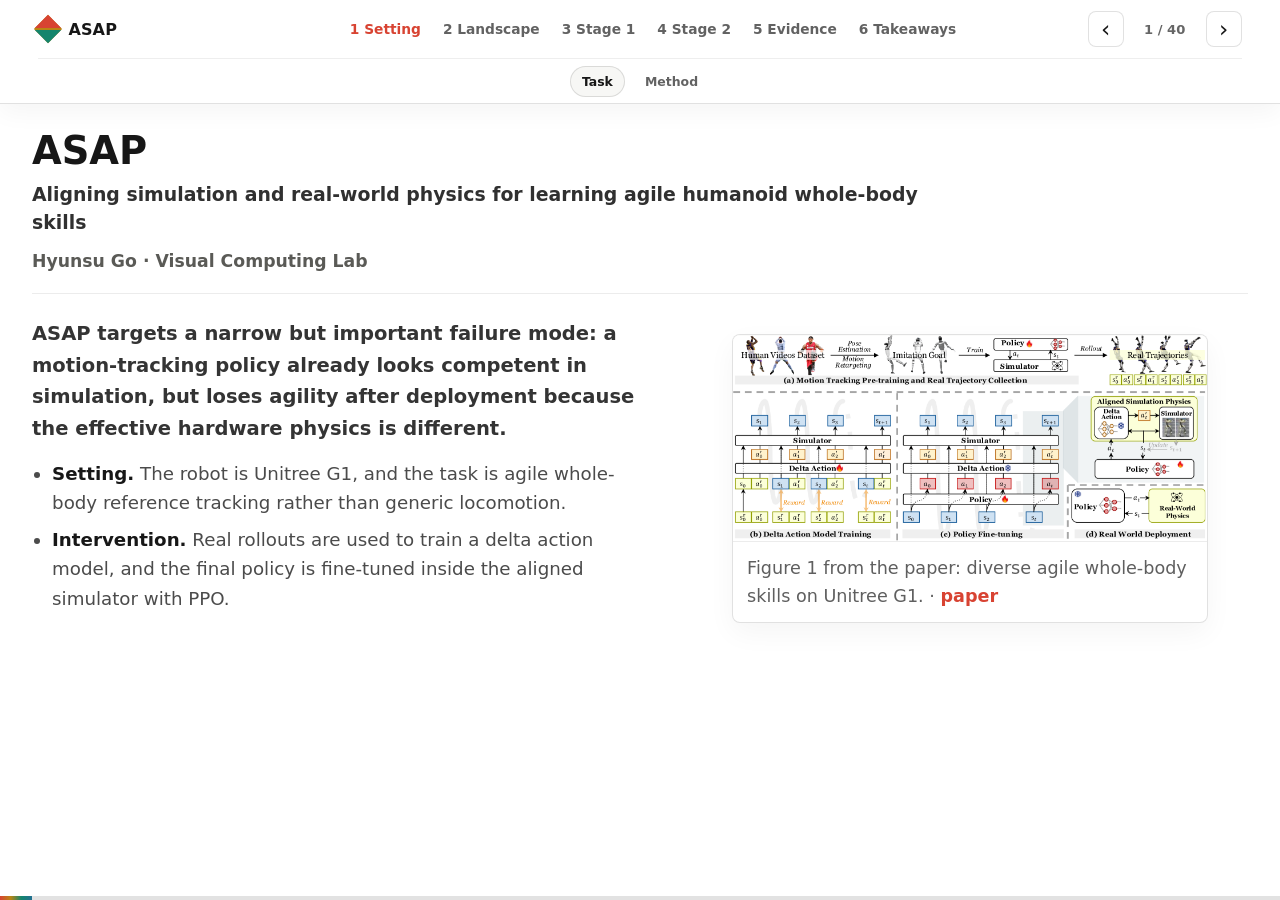
<file: index.html>
<!doctype html>
<html lang="en">
  <head>
    <meta charset="utf-8" />
    <meta name="viewport" content="width=device-width, initial-scale=1" />
    <title>ASAP: Sim-to-Real Physics Alignment for Agile Humanoids</title>
    <meta
      name="description"
      content="English lab presentation deck for ASAP: Aligning Simulation and Real-World Physics for Learning Agile Humanoid Whole-Body Skills"
    />
    <link rel="stylesheet" href="styles.css" />
  </head>
  <body>
    <header class="topbar" aria-label="Presentation navigation">
      <div class="top-row">
        <a class="brand" href="#slide-1" aria-label="Go to first slide">
          <span class="brand-mark"></span>
          <span>ASAP</span>
        </a>
        <nav class="section-nav" id="sectionNav" aria-label="Major sections"></nav>
        <div class="controls" aria-label="Slide controls">
          <button type="button" id="prevSlide" aria-label="Previous slide">‹</button>
          <span id="slideCounter">1 / 1</span>
          <button type="button" id="nextSlide" aria-label="Next slide">›</button>
        </div>
      </div>
      <nav class="chapter-nav" id="chapterNav" aria-label="Section chapters"></nav>
    </header>

    <main class="deck" id="deck" aria-live="polite"></main>

    <div class="progress" aria-hidden="true">
      <span id="progressBar"></span>
    </div>

    <script src="deck-data.js"></script>
    <script src="script.js"></script>
  </body>
</html>
</file>
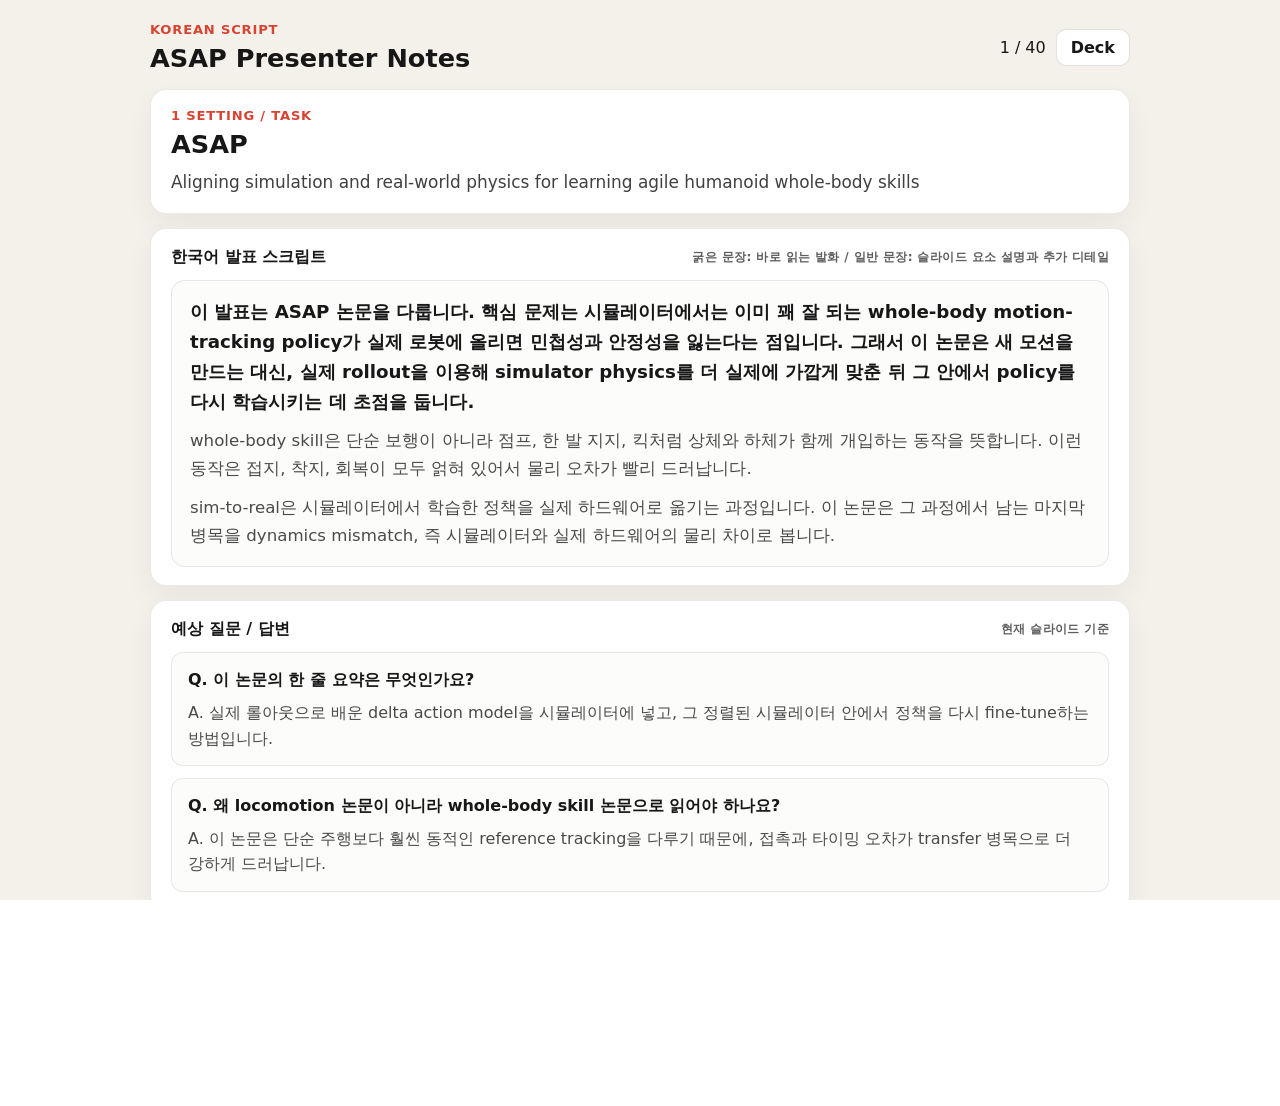
<file: presenter.html>
<!doctype html>
<html lang="ko">
  <head>
    <meta charset="utf-8" />
    <meta name="viewport" content="width=device-width, initial-scale=1" />
    <title>ASAP Presenter Notes</title>
    <link rel="stylesheet" href="styles.css" />
  </head>
  <body class="presenter-view">
    <main class="presenter-shell">
      <header class="presenter-header">
        <div>
          <p class="presenter-kicker">Korean Script</p>
          <h1 id="presenterTitle">ASAP Presenter Notes</h1>
        </div>
        <div class="presenter-status">
          <span id="presenterCounter">1 / 1</span>
          <button type="button" id="openDeckLink">Deck</button>
        </div>
      </header>

      <section class="presenter-card presenter-meta">
        <p id="presenterSection" class="presenter-section">Section</p>
        <h2 id="presenterSlideTitle" class="presenter-slide-title">Slide title</h2>
        <p id="presenterSlideSubtitle" class="presenter-slide-subtitle"></p>
      </section>

      <section class="presenter-card">
        <div class="presenter-row">
          <h3>한국어 발표 스크립트</h3>
          <span class="presenter-hint">굵은 문장: 바로 읽는 발화 / 일반 문장: 슬라이드 요소 설명과 추가 디테일</span>
        </div>
        <div id="presenterScript" class="presenter-script"></div>
      </section>

      <section class="presenter-card">
        <div class="presenter-row">
          <h3>예상 질문 / 답변</h3>
          <span class="presenter-hint">현재 슬라이드 기준</span>
        </div>
        <div id="presenterQa" class="presenter-qa"></div>
      </section>

      <section class="presenter-card presenter-preview">
        <div>
          <p class="presenter-preview-label">다음 슬라이드</p>
          <strong id="presenterNextTitle">—</strong>
        </div>
      </section>

      <footer class="presenter-footer">
        <button type="button" id="presenterPrev">이전</button>
        <button type="button" id="presenterNext">다음</button>
      </footer>
    </main>

    <script src="deck-data.js"></script>
    <script src="presenter.js"></script>
  </body>
</html>
</file>
<file: styles.css>
:root {
  --ink: #171717;
  --muted: #5f5f5f;
  --soft: #f7f7f5;
  --line: rgba(23, 23, 23, 0.13);
  --line-strong: rgba(23, 23, 23, 0.24);
  --red: #d84332;
  --green: #14856d;
  --gold: #b98514;
  --blue: #226f91;
  --purple: #7056a6;
  --shadow: 0 10px 28px rgba(26, 24, 21, 0.045);
  --topbar-h: 104px;
  --deck-top-gap: clamp(20px, 3vh, 38px);
}

* {
  box-sizing: border-box;
}

html,
body {
  margin: 0;
  height: 100%;
  color: var(--ink);
  background: #fff;
  font-family:
    Inter, ui-sans-serif, system-ui, -apple-system, BlinkMacSystemFont, "Segoe UI",
    "Helvetica Neue", Arial, sans-serif;
  letter-spacing: 0;
  overflow: hidden;
}

button,
a {
  color: inherit;
  font: inherit;
}

img {
  max-width: 100%;
  display: block;
}

.topbar {
  position: fixed;
  z-index: 20;
  top: 0;
  right: 0;
  left: 0;
  height: var(--topbar-h);
  display: grid;
  grid-template-rows: 58px 46px;
  gap: 0;
  padding: 0 clamp(18px, 3vw, 44px);
  background: rgba(255, 255, 255, 0.96);
  border-bottom: 1px solid var(--line);
  box-shadow: 0 8px 24px rgba(22, 21, 19, 0.045);
  backdrop-filter: blur(14px);
}

.top-row {
  display: grid;
  grid-template-columns: minmax(120px, 180px) minmax(0, 1fr) auto;
  gap: 18px;
  align-items: center;
}

.brand {
  display: inline-flex;
  align-items: center;
  gap: 10px;
  text-decoration: none;
  font-weight: 900;
  letter-spacing: 0.01em;
}

.brand-mark {
  width: 20px;
  height: 20px;
  background:
    linear-gradient(135deg, var(--red) 0 45%, transparent 45%),
    linear-gradient(315deg, var(--green) 0 45%, transparent 45%),
    var(--gold);
  transform: rotate(45deg);
}

.section-nav,
.chapter-nav {
  display: flex;
  align-items: center;
  min-width: 0;
  overflow-x: auto;
  scrollbar-width: none;
}

.section-nav::-webkit-scrollbar,
.chapter-nav::-webkit-scrollbar {
  display: none;
}

.section-nav {
  justify-content: center;
  gap: clamp(10px, 2vw, 22px);
}

.chapter-nav {
  justify-content: center;
  gap: 8px;
  border-top: 1px solid rgba(23, 23, 23, 0.07);
}

.section-nav button,
.chapter-nav button {
  border: 0;
  background: transparent;
  color: #626262;
  cursor: pointer;
  white-space: nowrap;
}

.section-nav button {
  padding: 6px 0;
  font-size: 0.86rem;
  font-weight: 780;
}

.chapter-nav button {
  padding: 7px 11px;
  border: 1px solid transparent;
  border-radius: 999px;
  font-size: 0.78rem;
  font-weight: 820;
}

.section-nav button.active {
  color: var(--red);
}

.chapter-nav button.active {
  color: var(--ink);
  background: var(--soft);
  border-color: var(--line);
}

.controls {
  display: inline-flex;
  align-items: center;
  gap: 10px;
  white-space: nowrap;
}

.controls button {
  width: 36px;
  height: 36px;
  display: grid;
  place-items: center;
  border: 1px solid var(--line);
  border-radius: 8px;
  background: #fff;
  font-size: 1.45rem;
  line-height: 1;
  cursor: pointer;
}

.controls button:hover {
  background: var(--soft);
}

#slideCounter {
  min-width: 62px;
  text-align: center;
  color: #666;
  font-size: 0.82rem;
  font-weight: 760;
}

.deck {
  position: fixed;
  inset: var(--topbar-h) 0 4px 0;
  overflow-y: auto;
  overflow-x: hidden;
  overscroll-behavior: contain;
  scroll-behavior: smooth;
  background: #fff;
}

.deck::-webkit-scrollbar {
  width: 8px;
}

.deck::-webkit-scrollbar-thumb {
  background: rgba(23, 23, 23, 0.22);
  border-radius: 999px;
}

.slide {
  display: none;
  min-height: 100%;
  background: #fff;
}

.slide.active {
  display: block;
}

.slide.slide-hero .slide-inner {
  padding-top: 16px;
}

.slide.slide-hero .slide-head {
  padding-bottom: 12px;
  border-bottom: 0;
}

.slide.slide-hero .slide-title,
.slide.slide-hero .slide-subtitle {
  max-width: 1100px;
}

.slide.slide-hero .slide-body {
  padding-top: 10px;
}

.slide-inner {
  width: min(1520px, calc(100% - clamp(34px, 5vw, 88px)));
  min-height: 100%;
  margin: 0 auto;
  display: grid;
  grid-template-rows: auto minmax(0, 1fr);
  gap: 0;
  min-width: 0;
  padding: var(--deck-top-gap) 0 clamp(34px, 4vh, 52px);
}

.slide-head {
  display: grid;
  align-content: start;
  gap: 10px;
  padding-bottom: 18px;
  border-bottom: 1px solid rgba(23, 23, 23, 0.08);
}

.kicker {
  margin: 0;
  color: var(--red);
  font-size: 0.7rem;
  font-weight: 950;
  letter-spacing: 0.11em;
  text-transform: uppercase;
}

.slide-title {
  max-width: 980px;
  margin: 0;
  color: var(--ink);
  font-size: clamp(2.2rem, 3vw, 3.9rem);
  line-height: 1.05;
  letter-spacing: 0;
  overflow-wrap: break-word;
}

.slide-subtitle {
  max-width: 920px;
  margin: 0;
  color: #303030;
  font-size: clamp(1.18rem, 1.32vw, 1.46rem);
  line-height: 1.48;
  font-weight: 760;
}

.slide-byline {
  margin: 2px 0 0;
  color: #5a5a56;
  font-size: clamp(1.08rem, 1.14vw, 1.22rem);
  line-height: 1.5;
  font-weight: 680;
}

.slide-body {
  min-height: 0;
  overflow: visible;
  padding: 24px 0 0;
}

.layout {
  display: grid;
  gap: clamp(18px, 2.6vw, 36px);
  align-items: start;
  min-width: 0;
}

.layout.split {
  grid-template-columns: minmax(0, 1.06fr) minmax(360px, 0.94fr);
}

.layout.wide {
  grid-template-columns: minmax(0, 1fr);
}

.layout.balanced {
  grid-template-columns: repeat(2, minmax(0, 1fr));
}

.copy {
  min-width: 0;
  max-width: 100%;
}

.layout > aside {
  min-width: 0;
  max-width: 100%;
}

.lead,
.bullets,
.slide-subtitle,
.card p,
.term p,
.panel p,
.caption {
  overflow-wrap: anywhere;
}

.lead {
  margin: 0 0 14px;
  color: #343434;
  font-size: clamp(1.22rem, 1.36vw, 1.44rem);
  line-height: 1.62;
  font-weight: 700;
}

.bullets {
  margin: 0;
  padding-left: 1.1em;
  color: #4b4b4b;
  font-size: clamp(1.14rem, 1.2vw, 1.24rem);
  line-height: 1.62;
}

.bullets li {
  margin: 0.38em 0;
}

.bullets strong {
  color: var(--ink);
  font-weight: 860;
}

.bullets a {
  color: var(--red);
  font-weight: 820;
  text-decoration: none;
}

.panel,
.visual,
.formula,
.table-wrap,
.diagram,
.quote,
.metric-card {
  border: 1px solid var(--line);
  border-radius: 8px;
  background: #fff;
  box-shadow: var(--shadow);
}

.panel {
  padding: clamp(16px, 1.6vw, 24px);
}

.panel h3,
.card h3 {
  margin: 0 0 9px;
  color: var(--green);
  font-size: clamp(1.16rem, 1.22vw, 1.34rem);
  line-height: 1.28;
}

.panel p,
.card p,
.term p,
.caption {
  margin: 0;
  color: var(--muted);
  font-size: clamp(1.1rem, 1.12vw, 1.2rem);
  line-height: 1.6;
}

.cards {
  display: grid;
  grid-template-columns: repeat(var(--cols, 2), minmax(0, 1fr));
  gap: 10px;
}

.card,
.term {
  min-width: 0;
  padding: 14px;
  border: 1px solid var(--line);
  border-radius: 8px;
  background: #fff;
}

.term strong {
  display: block;
  margin-bottom: 7px;
  color: var(--red);
  font-size: 0.98rem;
  font-weight: 950;
  text-transform: uppercase;
}

.visual {
  overflow: hidden;
}

.visual img {
  width: 100%;
  max-height: 500px;
  object-fit: contain;
  background: #f7f7f5;
}

.visual.table-figure {
  display: grid;
  gap: 0;
  justify-items: center;
  align-items: start;
  padding: 8px;
  background: #fff;
}

.visual.table-figure img,
.visual.table-figure.cover img {
  width: auto;
  max-width: 100%;
  max-height: calc(100vh - var(--topbar-h) - 300px);
  object-fit: contain;
  background: #fff;
}

.visual.table-figure .caption {
  width: 100%;
  padding: 8px 10px;
}

.visual video {
  width: 100%;
  max-height: 500px;
  object-fit: contain;
  background: #f7f7f5;
  display: block;
}

.visual.cover img {
  max-height: 580px;
}

.visual.cover video {
  max-height: 580px;
}

.slide.slide-hero .visual,
.slide.slide-hero .visual.cover {
  border: 0;
  border-radius: 14px;
  box-shadow: none;
  background: transparent;
}

.slide.slide-hero .visual.cover img,
.slide.slide-hero .visual.cover video {
  width: 100%;
  height: min(72vh, 760px);
  max-height: none;
  object-fit: cover;
  border-radius: 14px;
}

.caption {
  padding: 12px 14px;
  border-top: 1px solid rgba(23, 23, 23, 0.08);
}

.caption a {
  color: var(--red);
  font-weight: 820;
  text-decoration: none;
}

.formula {
  padding: clamp(16px, 1.6vw, 24px);
  max-width: 100%;
  overflow-x: auto;
}

.formula-row {
  display: grid;
  gap: 7px;
  padding: 14px 0;
  border-bottom: 1px solid rgba(23, 23, 23, 0.09);
}

.formula-row:last-child {
  border-bottom: 0;
}

.formula-row > span {
  color: var(--green);
  font-size: 0.86rem;
  font-weight: 950;
  letter-spacing: 0.05em;
  text-transform: uppercase;
}

.math {
  color: #151515;
  font-family: "STIX Two Math", "Cambria Math", "Times New Roman", serif;
  font-size: clamp(1.34rem, 1.62vw, 1.9rem);
  line-height: 1.44;
  letter-spacing: 0;
}

.math sub,
.math sup {
  font-size: 0.66em;
  line-height: 0;
}

.op-sum {
  display: inline-grid;
  grid-template-rows: auto auto auto;
  justify-items: center;
  align-items: center;
  margin: 0 0.16em;
  vertical-align: middle;
  line-height: 1;
}

.op-sum .upper,
.op-sum .lower {
  font-size: 0.54em;
  line-height: 1;
}

.op-sum .symbol {
  font-size: 1.36em;
  line-height: 0.8;
}

.mono {
  font-family: "SFMono-Regular", Consolas, "Liberation Mono", monospace;
}

.derivation {
  display: grid;
  gap: 10px;
}

.derivation .step {
  display: grid;
  grid-template-columns: 36px minmax(0, 1fr);
  gap: 12px;
  align-items: start;
  padding: 14px;
  border: 1px solid var(--line);
  border-radius: 8px;
  background: #fff;
}

.step-num {
  width: 30px;
  height: 30px;
  display: grid;
  place-items: center;
  color: #fff;
  background: var(--red);
  font-weight: 950;
}

.table-wrap {
  overflow: auto;
  max-height: calc(100vh - var(--topbar-h) - 300px);
}

table {
  width: 100%;
  border-collapse: collapse;
  min-width: 0;
  max-width: 100%;
}

th,
td {
  padding: 12px 14px;
  border-bottom: 1px solid var(--line);
  border-right: 1px solid var(--line);
  text-align: left;
  vertical-align: top;
  color: #505050;
  font-size: clamp(1.12rem, 1.14vw, 1.22rem);
  line-height: 1.62;
}

th {
  color: #fff;
  background: #1e1f1d;
  font-weight: 860;
}

td:first-child {
  color: var(--ink);
  font-weight: 760;
}

tr:last-child td {
  border-bottom: 0;
}

th:last-child,
td:last-child {
  border-right: 0;
}

.pipeline,
.sequence {
  display: grid;
  gap: 10px;
}

.timeline {
  display: grid;
  grid-template-columns: repeat(auto-fit, minmax(285px, 1fr));
  gap: 10px;
}

.layout.wide .pipeline {
  grid-template-columns: repeat(auto-fit, minmax(320px, 1fr));
}

.pipeline-step,
.sequence-step {
  display: grid;
  grid-template-columns: 42px minmax(0, 1fr);
  gap: 12px;
  align-items: start;
  padding: 13px;
  border: 1px solid var(--line);
  border-radius: 8px;
  background: #fff;
}

.timeline-item {
  min-height: 116px;
  display: grid;
  grid-template-columns: 66px minmax(0, 1fr);
  gap: 12px;
  align-items: start;
  padding: 15px;
  border: 1px solid var(--line);
  border-radius: 8px;
  background: #fff;
}

.pipeline-step span,
.sequence-step span {
  width: 30px;
  height: 30px;
  display: grid;
  place-items: center;
  color: #fff;
  background: var(--red);
  font-weight: 950;
}

.timeline-item span {
  width: 56px;
  height: 30px;
  display: grid;
  place-items: center;
  color: #fff;
  background: var(--red);
  font-size: 0.84rem;
  font-weight: 950;
}

.timeline-item strong,
.pipeline-step strong,
.sequence-step strong {
  display: block;
  margin-bottom: 4px;
  color: var(--ink);
  font-size: 1.1rem;
}

.timeline-item p,
.pipeline-step p,
.sequence-step p {
  margin: 0;
  color: var(--muted);
  font-size: 1.12rem;
  line-height: 1.62;
}

.compare {
  display: grid;
  gap: 0;
  overflow: hidden;
  border: 1px solid var(--line);
  border-radius: 8px;
}

.compare-row {
  display: grid;
  grid-template-columns: 0.8fr 1fr 1.4fr;
  gap: 14px;
  padding: 13px 15px;
  border-bottom: 1px solid var(--line);
}

.compare-row:last-child {
  border-bottom: 0;
}

.compare-row strong {
  color: var(--red);
  font-size: 1.08rem;
}

.compare-row span {
  font-weight: 780;
  font-size: 1.08rem;
}

.compare-row p {
  margin: 0;
  color: var(--muted);
  font-size: 1.12rem;
  line-height: 1.62;
}

.metrics {
  display: grid;
  grid-template-columns: repeat(var(--cols, 2), minmax(0, 1fr));
  gap: 12px;
}

.metric-card {
  padding: 16px;
}

.metric-card span {
  color: var(--muted);
  font-size: 0.86rem;
  font-weight: 950;
  letter-spacing: 0.05em;
  text-transform: uppercase;
}

.metric-card strong {
  display: block;
  margin: 8px 0;
  color: var(--red);
  font-size: clamp(1.8rem, 2.8vw, 3.2rem);
  line-height: 1;
}

.metric-card p {
  margin: 0;
  color: var(--muted);
  font-size: 1.08rem;
  line-height: 1.56;
}

.axis {
  position: relative;
  min-height: 430px;
  border: 1px solid var(--line);
  border-radius: 8px;
  background:
    linear-gradient(90deg, transparent 49.8%, rgba(23, 23, 23, 0.13) 50%, transparent 50.2%),
    linear-gradient(0deg, transparent 49.8%, rgba(23, 23, 23, 0.13) 50%, transparent 50.2%),
    #fff;
  box-shadow: var(--shadow);
}

.axis-label {
  position: absolute;
  color: #626262;
  font-size: 0.84rem;
  font-weight: 950;
  letter-spacing: 0.05em;
  text-transform: uppercase;
}

.axis .top {
  top: 16px;
  left: 50%;
  transform: translateX(-50%);
}

.axis .bottom {
  bottom: 16px;
  left: 50%;
  transform: translateX(-50%);
}

.axis .left {
  left: 16px;
  bottom: 48%;
}

.axis .right {
  right: 16px;
  bottom: 48%;
}

.point {
  position: absolute;
  padding: 9px 12px;
  color: #fff;
  background: #1e1f1d;
  border-radius: 6px;
  font-size: 0.94rem;
  font-weight: 850;
  transform: translate(-50%, -50%);
  box-shadow: 0 12px 28px rgba(0, 0, 0, 0.13);
}

.point.red {
  background: var(--red);
}

.point.green {
  background: var(--green);
}

.point.gold {
  background: var(--gold);
}

.point.blue {
  background: var(--blue);
}

.quote {
  padding: clamp(22px, 2.3vw, 34px);
  border-left: 6px solid var(--red);
}

.quote p {
  margin: 0;
  color: #252525;
  font-size: clamp(1.36rem, 1.85vw, 2.12rem);
  line-height: 1.36;
  font-weight: 830;
}

.progress {
  position: fixed;
  right: 0;
  bottom: 0;
  left: 0;
  height: 4px;
  background: rgba(23, 23, 23, 0.12);
}

.progress span {
  display: block;
  height: 100%;
  width: 0;
  background: linear-gradient(90deg, var(--red), var(--gold), var(--green), var(--blue));
}

@media (max-width: 1180px) {
  .layout.split,
  .layout.balanced {
    grid-template-columns: 1fr;
  }

  .visual img {
    max-height: 420px;
  }

  .visual video {
    max-height: 420px;
  }
}

@media (max-width: 760px) {
  :root {
    --topbar-h: 96px;
    --deck-top-gap: 16px;
  }

  .topbar {
    grid-template-rows: 52px 44px;
    padding: 0 14px;
  }

  .top-row {
    grid-template-columns: auto minmax(0, 1fr) auto;
    gap: 10px;
  }

  .brand span:last-child,
  .section-nav {
    display: none;
  }

  .controls button {
    width: 32px;
    height: 32px;
  }

  #slideCounter {
    min-width: 54px;
  }

  .chapter-nav {
    justify-content: flex-start;
  }

  .slide-inner {
    width: calc(100% - 28px);
    padding: 16px 0 30px;
  }

  .slide-head {
    padding-bottom: 14px;
  }

  .slide-title {
    font-size: clamp(1.58rem, 7.1vw, 2.16rem);
    line-height: 1.1;
  }

  .slide-subtitle {
    font-size: 1.1rem;
  }

  .slide-body {
    padding: 18px 0 0;
  }

  .slide.slide-hero .visual.cover img,
  .slide.slide-hero .visual.cover video {
    height: min(56vh, 520px);
  }

  .lead {
    font-size: 1.14rem;
    line-height: 1.54;
  }

  .bullets {
    font-size: 1.08rem;
    line-height: 1.56;
  }

  .cards,
  .metrics {
    grid-template-columns: 1fr;
  }

  .compare-row {
    grid-template-columns: 1fr;
  }

  .math {
    font-size: 1.18rem;
  }

  table {
    min-width: 640px;
  }
}

@media (max-width: 520px) {
  .slide-inner {
    width: min(402px, calc(100% - 28px));
    margin-left: 14px;
    margin-right: auto;
  }
}

body.presenter-view {
  overflow: auto;
  background: #f4f1eb;
}

.presenter-shell {
  width: min(980px, calc(100% - 32px));
  margin: 0 auto;
  padding: 22px 0 28px;
}

.presenter-header,
.presenter-footer,
.presenter-row,
.presenter-status {
  display: flex;
  align-items: center;
}

.presenter-header,
.presenter-footer,
.presenter-row {
  justify-content: space-between;
}

.presenter-header {
  gap: 16px;
  margin-bottom: 16px;
}

.presenter-kicker,
.presenter-section,
.presenter-preview-label,
.presenter-hint {
  margin: 0;
  color: var(--red);
  font-size: 0.82rem;
  font-weight: 900;
  letter-spacing: 0.06em;
  text-transform: uppercase;
}

.presenter-header h1,
.presenter-slide-title {
  margin: 6px 0 0;
  color: var(--ink);
}

.presenter-header h1 {
  font-size: clamp(1.45rem, 2vw, 2rem);
}

.presenter-status {
  gap: 10px;
}

.presenter-status button,
.presenter-footer button {
  border: 1px solid var(--line);
  border-radius: 10px;
  background: #fff;
  cursor: pointer;
}

.presenter-status button {
  padding: 8px 14px;
  font-weight: 800;
}

.presenter-card {
  margin-bottom: 14px;
  padding: 18px 20px;
  border: 1px solid rgba(23, 23, 23, 0.09);
  border-radius: 16px;
  background: #fff;
  box-shadow: 0 12px 28px rgba(26, 24, 21, 0.05);
}

.presenter-slide-title {
  font-size: clamp(1.45rem, 2vw, 2.1rem);
  line-height: 1.18;
}

.presenter-slide-subtitle {
  margin: 10px 0 0;
  color: #404040;
  font-size: 1.06rem;
  line-height: 1.55;
}

.presenter-row h3 {
  margin: 0;
  font-size: 1rem;
}

.presenter-hint {
  color: var(--muted);
  font-size: 0.76rem;
  letter-spacing: 0.03em;
}

.presenter-script {
  margin-top: 12px;
  display: grid;
  gap: 14px;
}

.presenter-script-item {
  padding: 16px 18px;
  border: 1px solid rgba(23, 23, 23, 0.09);
  border-radius: 14px;
  background: #fcfcfb;
}

.presenter-script-speak,
.presenter-script-detail {
  margin: 0;
}

.presenter-script-speak {
  color: var(--ink);
  font-size: 1.14rem;
  line-height: 1.64;
}

.presenter-script-detail {
  margin-top: 10px;
  color: #4a4a4a;
  font-size: 1.04rem;
  line-height: 1.7;
}

.presenter-preview strong {
  display: block;
  margin-top: 8px;
  font-size: 1.08rem;
  line-height: 1.5;
}

.presenter-qa {
  margin-top: 12px;
  display: grid;
  gap: 12px;
}

.presenter-qa-item {
  padding: 14px 16px;
  border: 1px solid rgba(23, 23, 23, 0.09);
  border-radius: 12px;
  background: #fcfcfb;
}

.presenter-qa-question,
.presenter-qa-answer,
.presenter-empty {
  margin: 0;
  font-size: 1rem;
  line-height: 1.58;
}

.presenter-qa-question {
  color: var(--ink);
  font-weight: 800;
}

.presenter-qa-answer {
  margin-top: 8px;
  color: #4a4a4a;
}

.presenter-empty {
  color: var(--muted);
}

.presenter-footer {
  gap: 12px;
}

.presenter-footer button {
  flex: 1;
  padding: 13px 16px;
  font-size: 1rem;
  font-weight: 850;
}
</file>
